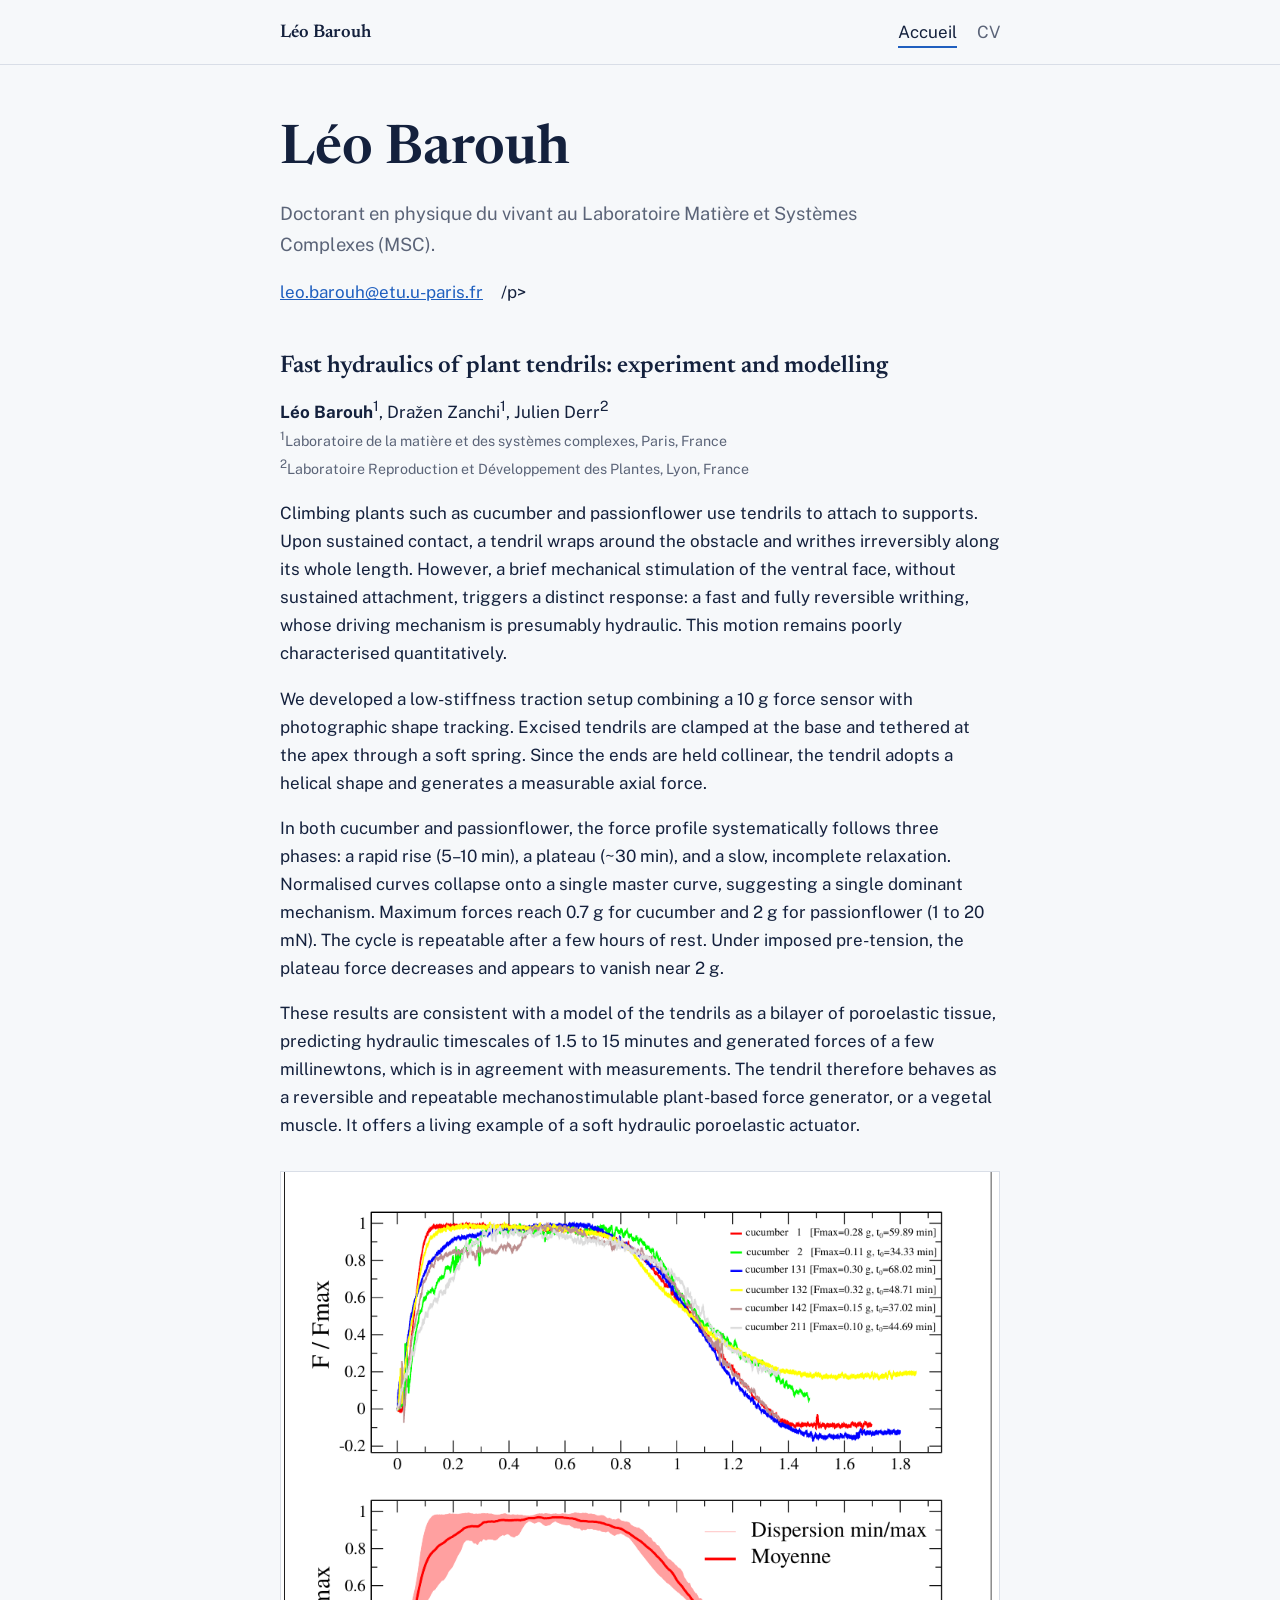
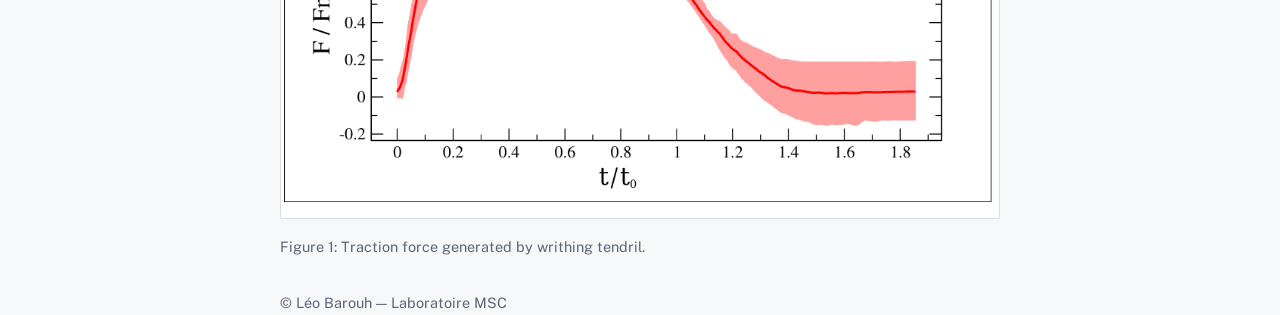
<file: index.html>
<!DOCTYPE html>
<html lang="fr"><head><meta charset="UTF-8"><meta name="viewport" content="width=device-width, initial-scale=1">
<title>Léo Barouh</title>
<link rel="preconnect" href="https://fonts.googleapis.com"><link rel="preconnect" href="https://fonts.gstatic.com" crossorigin>
<link href="https://fonts.googleapis.com/css2?family=Newsreader:wght@600&family=Public+Sans:wght@400;500&display=swap" rel="stylesheet">
<link rel="stylesheet" href="style.css"></head><body>
<header><div class="wrap"><a class="nom" href="index.html">Léo Barouh</a>
<nav><a href="index.html" aria-current="page">Accueil</a><a href="cv.html">CV</a></nav></div></header>
<main class="wrap">
<h1>Léo Barouh</h1>
<p class="lead">Doctorant en physique du vivant au Laboratoire Matière et Systèmes Complexes (MSC).</p>
<p class="liens"><a href="mailto:leo.barouh@etu.u-paris.fr">leo.barouh@etu.u-paris.fr</a>/p>

<h2>Fast hydraulics of plant tendrils: experiment and modelling</h2>
<p><strong>Léo Barouh</strong><sup>1</sup>, Dražen Zanchi<sup>1</sup>, Julien Derr<sup>2</sup><br>
<small style="color:var(--muted)"><sup>1</sup>Laboratoire de la matière et des systèmes complexes, Paris, France<br>
<sup>2</sup>Laboratoire Reproduction et Développement des Plantes, Lyon, France</small></p>

<p>Climbing plants such as cucumber and passionflower use tendrils to attach to supports. Upon sustained contact, a tendril wraps around the obstacle and writhes irreversibly along its whole length. However, a brief mechanical stimulation of the ventral face, without sustained attachment, triggers a distinct response: a fast and fully reversible writhing, whose driving mechanism is presumably hydraulic. This motion remains poorly characterised quantitatively.</p>

<p>We developed a low-stiffness traction setup combining a 10 g force sensor with photographic shape tracking. Excised tendrils are clamped at the base and tethered at the apex through a soft spring. Since the ends are held collinear, the tendril adopts a helical shape and generates a measurable axial force.</p>

<p>In both cucumber and passionflower, the force profile systematically follows three phases: a rapid rise (5–10 min), a plateau (~30 min), and a slow, incomplete relaxation. Normalised curves collapse onto a single master curve, suggesting a single dominant mechanism. Maximum forces reach 0.7 g for cucumber and 2 g for passionflower (1 to 20 mN). The cycle is repeatable after a few hours of rest. Under imposed pre-tension, the plateau force decreases and appears to vanish near 2 g.</p>

<p>These results are consistent with a model of the tendrils as a bilayer of poroelastic tissue, predicting hydraulic timescales of 1.5 to 15 minutes and generated forces of a few millinewtons, which is in agreement with measurements. The tendril therefore behaves as a reversible and repeatable mechanostimulable plant-based force generator, or a vegetal muscle. It offers a living example of a soft hydraulic poroelastic actuator.</p>

<figure style="margin:32px 0"><img src="figure1.png" alt="Force normalisée en fonction du temps normalisé pour plusieurs tiges de cornichon, et courbe maîtresse moyenne" style="max-width:100%;height:auto;background:#fff;border:1px solid var(--line)">
<figcaption style="color:var(--muted);font-size:.9rem;margin-top:8px">Figure 1: Traction force generated by writhing tendril.</figcaption></figure>
</main>
<footer class="wrap">© Léo Barouh — Laboratoire MSC</footer>
</body></html>
</file>
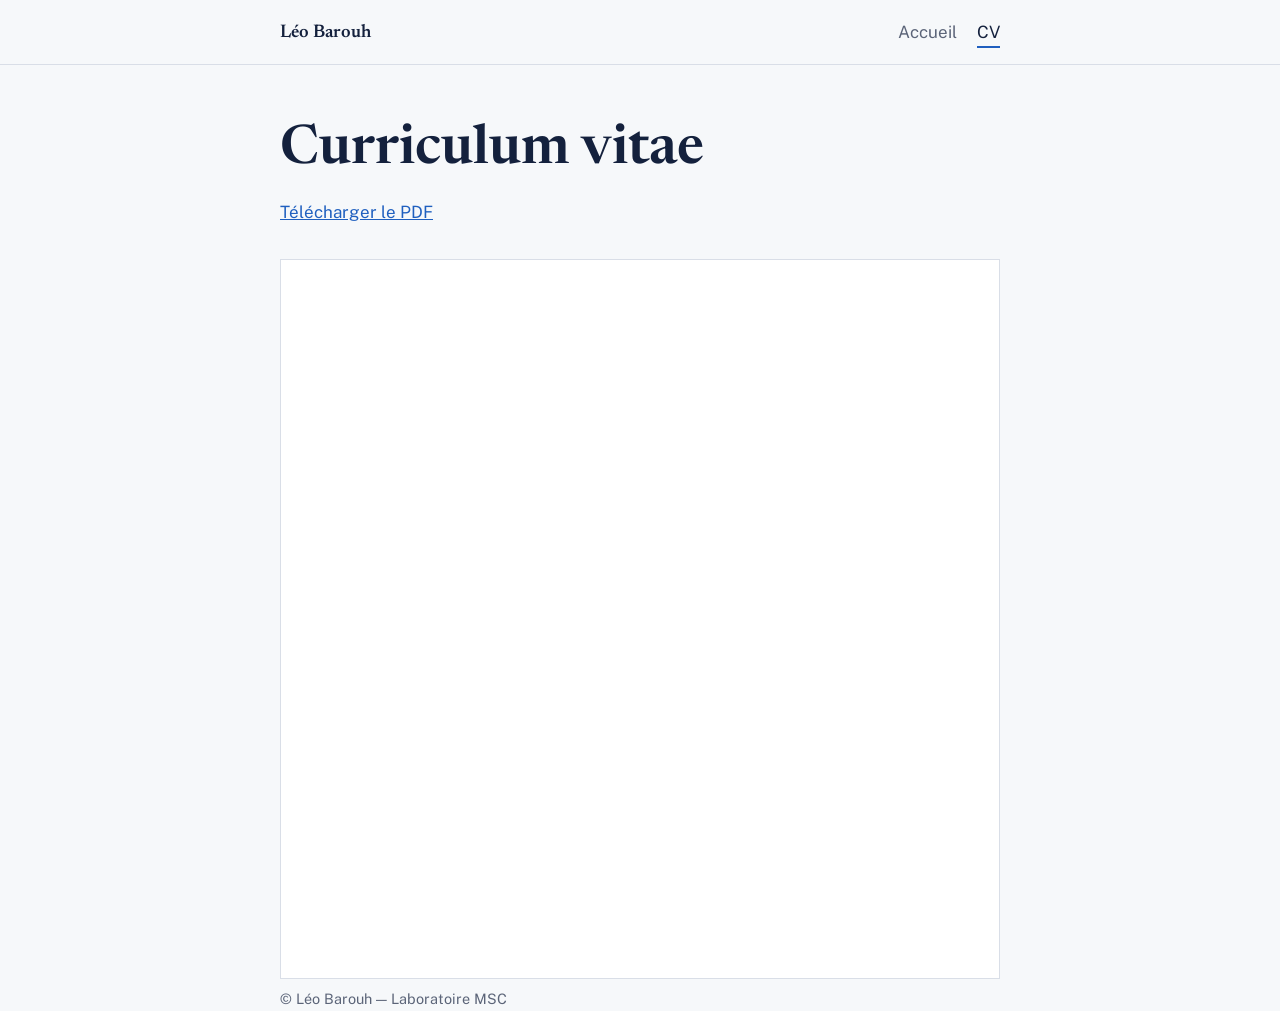
<file: cv.html>
<!DOCTYPE html>
<html lang="fr"><head><meta charset="UTF-8"><meta name="viewport" content="width=device-width, initial-scale=1">
<title>CV — Léo Barouh</title>
<link rel="preconnect" href="https://fonts.googleapis.com"><link rel="preconnect" href="https://fonts.gstatic.com" crossorigin>
<link href="https://fonts.googleapis.com/css2?family=Newsreader:wght@600&family=Public+Sans:wght@400;500&display=swap" rel="stylesheet">
<link rel="stylesheet" href="style.css"></head><body>
<header><div class="wrap"><a class="nom" href="index.html">Léo Barouh</a>
<nav><a href="index.html">Accueil</a><a href="cv.html" aria-current="page">CV</a></nav></div></header>
<main class="wrap">
<h1>Curriculum vitae</h1>
<p><a href="cv.pdf" download>Télécharger le PDF</a></p>
<iframe src="cv.pdf" title="CV d'Léo Barouh"><p>Votre navigateur n'affiche pas les PDF. <a href="cv.pdf">Ouvrir le CV</a>.</p></iframe>
</main>
<footer class="wrap">© Léo Barouh — Laboratoire MSC</footer>
</body></html>
</file>
<file: style.css>
:root{--bg:#f6f8fa;--ink:#14213d;--muted:#5b6478;--accent:#1f5fbf;--line:#d9dee7;--card:#fff}
@media (prefers-color-scheme:dark){:root{--bg:#0f1624;--ink:#e8ecf4;--muted:#9aa5ba;--accent:#7fb0ff;--line:#26314a;--card:#161f33}}
*{box-sizing:border-box}
body{margin:0;background:var(--bg);color:var(--ink);font:17px/1.65 "Public Sans",system-ui,sans-serif}
.wrap{max-width:760px;margin:0 auto;padding:0 20px}
header{border-bottom:1px solid var(--line)}
header .wrap{display:flex;justify-content:space-between;align-items:center;padding-top:18px;padding-bottom:18px}
.nom{font:600 1.15rem "Newsreader",Georgia,serif;color:var(--ink);text-decoration:none}
nav a{margin-left:20px;color:var(--muted);text-decoration:none;padding-bottom:4px}
nav a:hover,nav a[aria-current]{color:var(--ink);border-bottom:2px solid var(--accent)}
a:focus-visible{outline:2px solid var(--accent);outline-offset:3px}
h1{font:600 clamp(2.2rem,6vw,3.4rem)/1.1 "Newsreader",Georgia,serif;margin:56px 0 12px}
h2{font:600 1.5rem "Newsreader",Georgia,serif;margin:48px 0 12px}
.lead{font-size:1.15rem;color:var(--muted);max-width:60ch}
a{color:var(--accent)}
.liens a{margin-right:18px}
ul.liste{list-style:none;padding:0;margin:0}
ul.liste li{padding:14px 0;border-top:1px solid var(--line)}
ul.liste li:last-child{border-bottom:1px solid var(--line)}
ul.liste small{display:block;color:var(--muted)}
.comp{display:flex;flex-wrap:wrap;gap:8px;padding:0;list-style:none}
.comp li{border:1px solid var(--line);background:var(--card);border-radius:4px;padding:2px 10px;font-size:.95rem}
iframe{width:100%;height:80vh;border:1px solid var(--line);background:var(--card);margin-top:16px}
footer{margin:72px 0 32px;color:var(--muted);font-size:.9rem}
</file>
